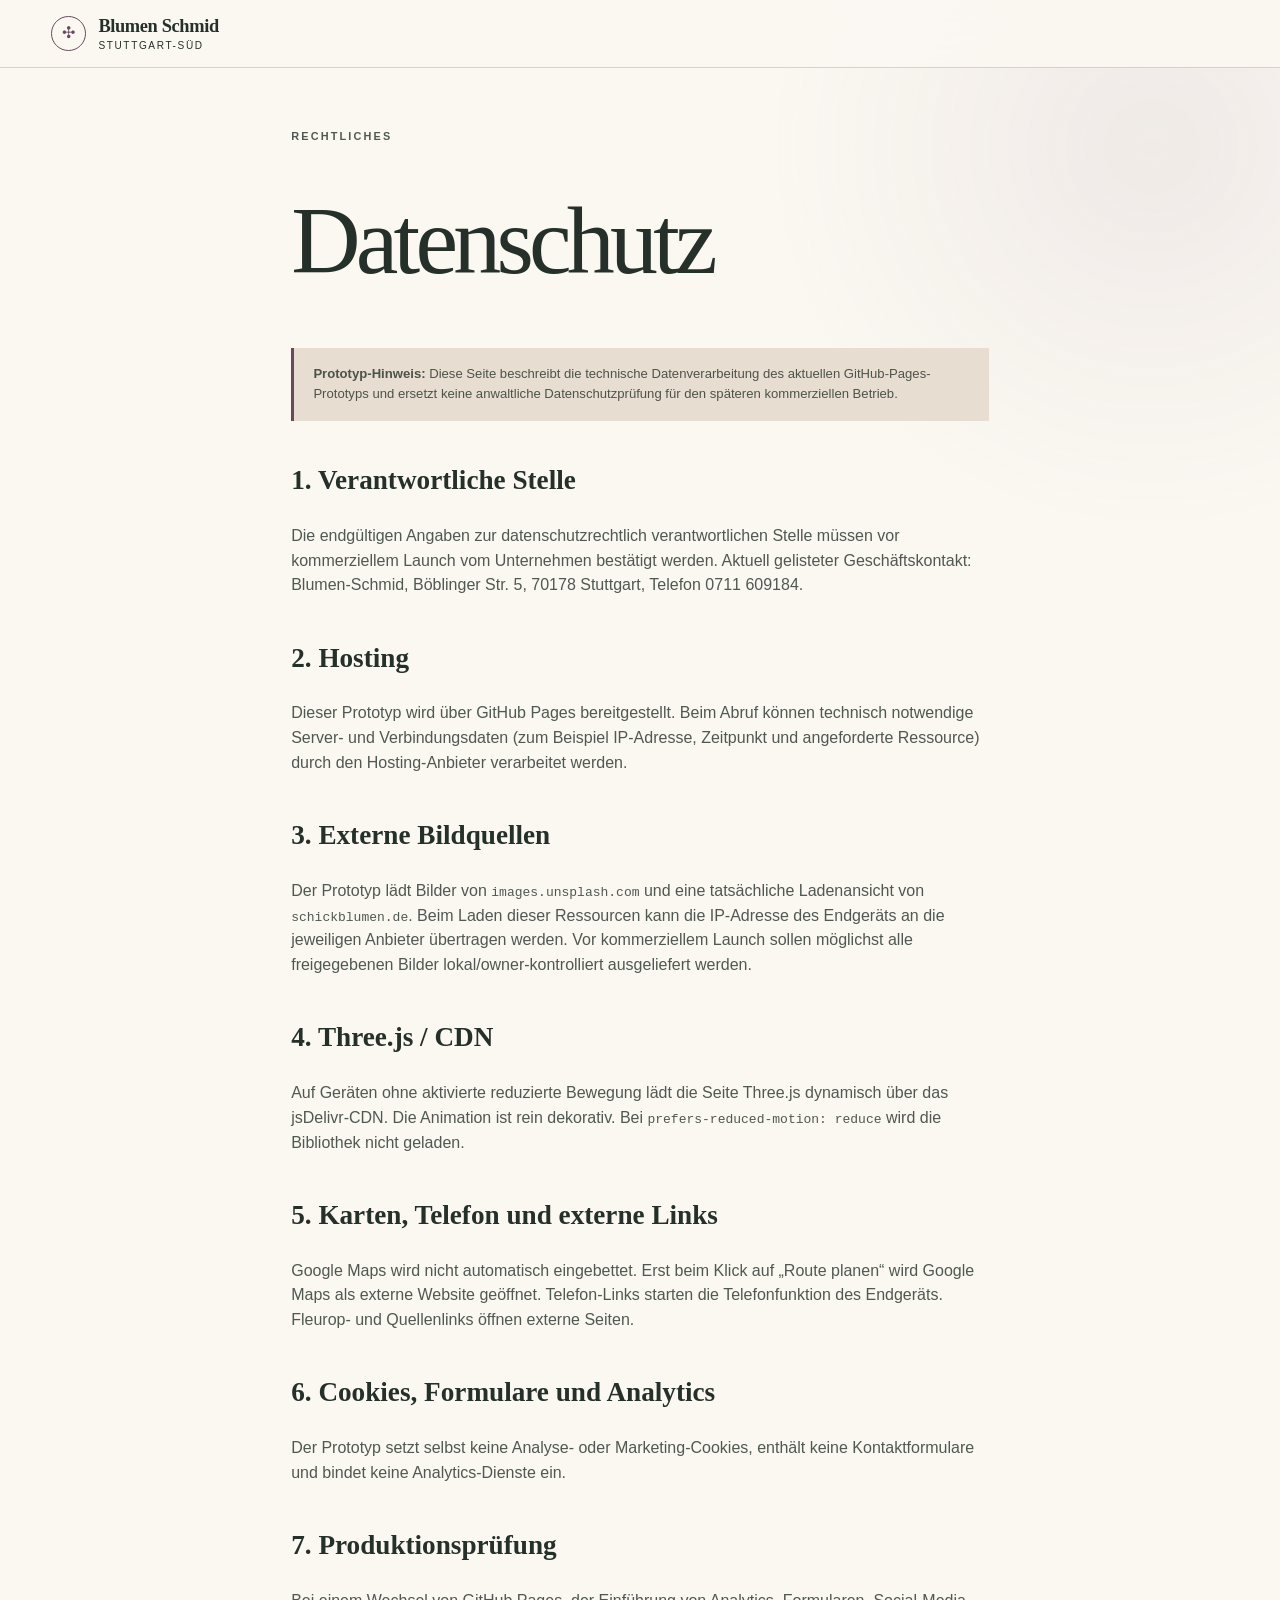
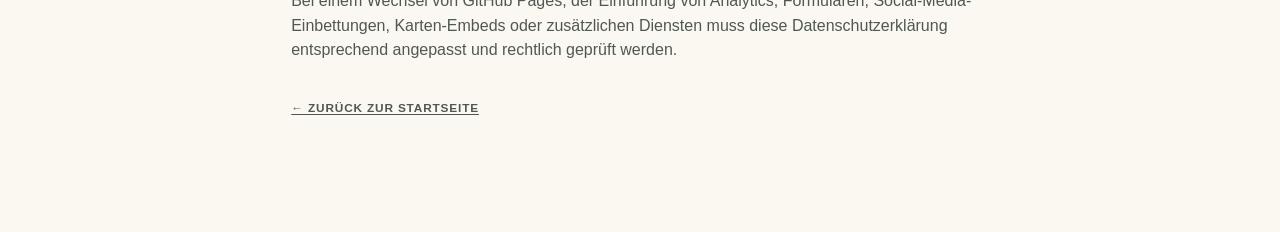
<file: datenschutz.html>
<!doctype html>
<html lang="de"><head>
<meta charset="utf-8"><meta name="viewport" content="width=device-width,initial-scale=1">
<title>Datenschutz | Blumen Schmid Stuttgart</title><meta name="robots" content="noindex,follow">
<link rel="icon" href="assets/favicon.svg" type="image/svg+xml"><link rel="stylesheet" href="styles.css">
<style>.legal-page{max-width:800px;margin:0 auto;padding:8rem var(--pad) 6rem}.legal-page h1{font-family:var(--serif);font-size:clamp(3rem,8vw,6rem);font-weight:500;letter-spacing:-.05em;margin:0 0 2rem}.legal-page h2{font-family:var(--serif);font-size:1.7rem;margin-top:2.4rem}.legal-page .notice{padding:1rem 1.2rem;background:var(--stone);border-left:3px solid var(--plum);font-size:.82rem}.legal-page p,.legal-page li{color:rgba(36,48,41,.8)}</style>
</head><body>
<header class="site-header is-scrolled"><a class="brand" href="./" aria-label="Zur Startseite"><span class="brand-mark" aria-hidden="true">✣</span><span class="brand-copy"><strong>Blumen Schmid</strong><small>Stuttgart-Süd</small></span></a></header>
<main class="legal-page">
<p class="section-kicker">Rechtliches</p><h1>Datenschutz</h1>
<p class="notice"><strong>Prototyp-Hinweis:</strong> Diese Seite beschreibt die technische Datenverarbeitung des aktuellen GitHub-Pages-Prototyps und ersetzt keine anwaltliche Datenschutzprüfung für den späteren kommerziellen Betrieb.</p>
<h2>1. Verantwortliche Stelle</h2><p>Die endgültigen Angaben zur datenschutzrechtlich verantwortlichen Stelle müssen vor kommerziellem Launch vom Unternehmen bestätigt werden. Aktuell gelisteter Geschäftskontakt: Blumen-Schmid, Böblinger Str. 5, 70178 Stuttgart, Telefon 0711 609184.</p>
<h2>2. Hosting</h2><p>Dieser Prototyp wird über GitHub Pages bereitgestellt. Beim Abruf können technisch notwendige Server- und Verbindungsdaten (zum Beispiel IP-Adresse, Zeitpunkt und angeforderte Ressource) durch den Hosting-Anbieter verarbeitet werden.</p>
<h2>3. Externe Bildquellen</h2><p>Der Prototyp lädt Bilder von <code>images.unsplash.com</code> und eine tatsächliche Ladenansicht von <code>schickblumen.de</code>. Beim Laden dieser Ressourcen kann die IP-Adresse des Endgeräts an die jeweiligen Anbieter übertragen werden. Vor kommerziellem Launch sollen möglichst alle freigegebenen Bilder lokal/owner-kontrolliert ausgeliefert werden.</p>
<h2>4. Three.js / CDN</h2><p>Auf Geräten ohne aktivierte reduzierte Bewegung lädt die Seite Three.js dynamisch über das jsDelivr-CDN. Die Animation ist rein dekorativ. Bei <code>prefers-reduced-motion: reduce</code> wird die Bibliothek nicht geladen.</p>
<h2>5. Karten, Telefon und externe Links</h2><p>Google Maps wird nicht automatisch eingebettet. Erst beim Klick auf „Route planen“ wird Google Maps als externe Website geöffnet. Telefon-Links starten die Telefonfunktion des Endgeräts. Fleurop- und Quellenlinks öffnen externe Seiten.</p>
<h2>6. Cookies, Formulare und Analytics</h2><p>Der Prototyp setzt selbst keine Analyse- oder Marketing-Cookies, enthält keine Kontaktformulare und bindet keine Analytics-Dienste ein.</p>
<h2>7. Produktionsprüfung</h2><p>Bei einem Wechsel von GitHub Pages, der Einführung von Analytics, Formularen, Social-Media-Einbettungen, Karten-Embeds oder zusätzlichen Diensten muss diese Datenschutzerklärung entsprechend angepasst und rechtlich geprüft werden.</p>
<p><a class="text-link" href="./">← Zurück zur Startseite</a></p>
</main></body></html>
</file>
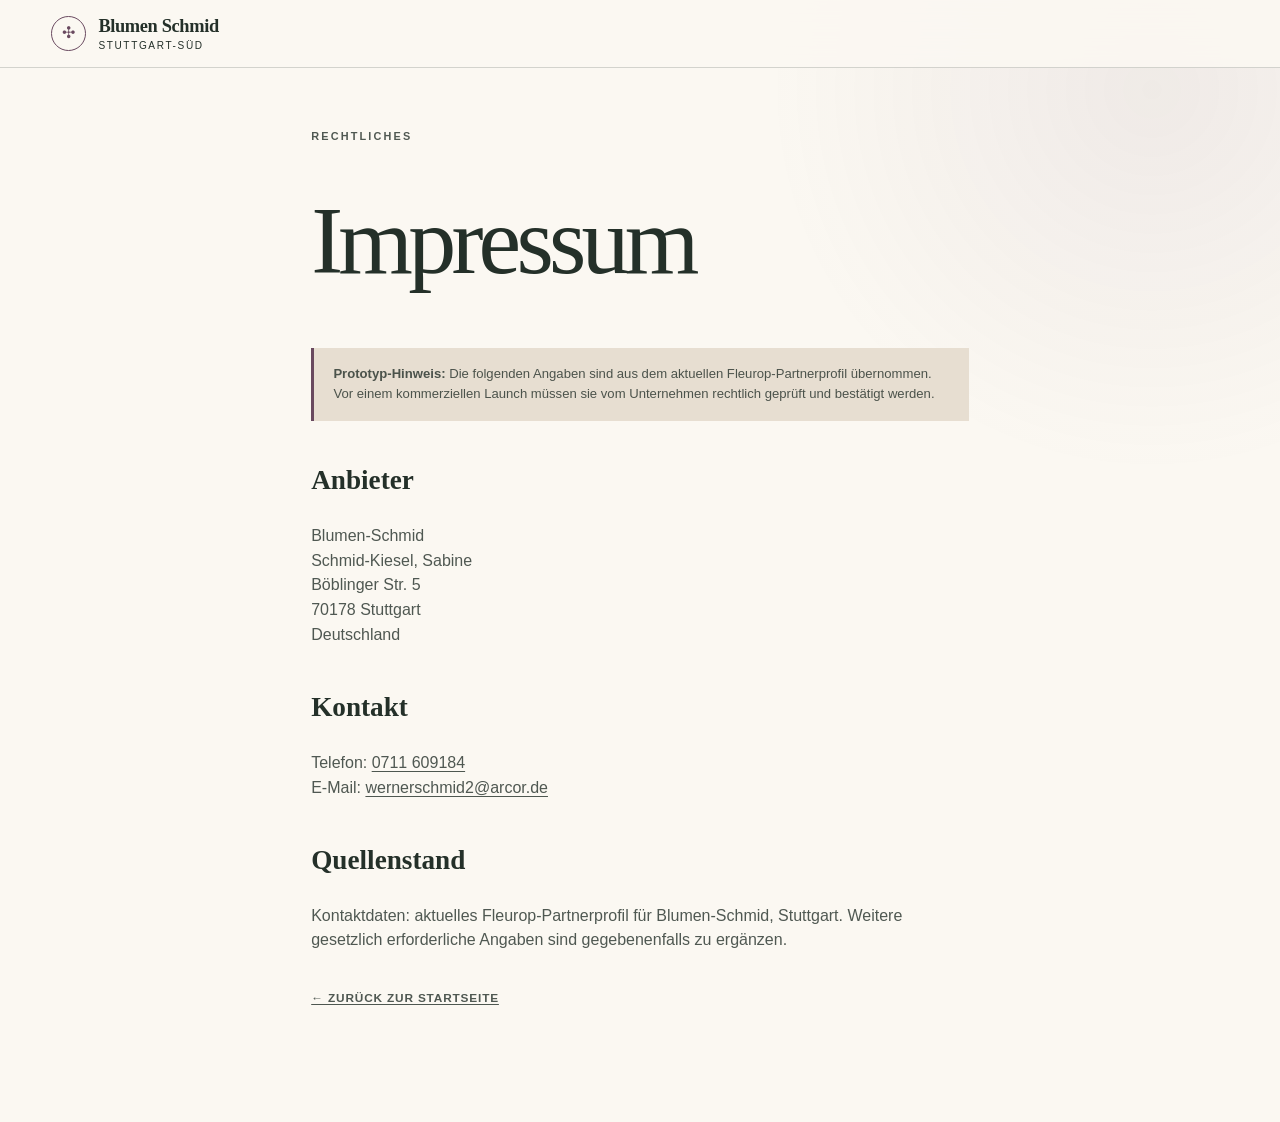
<file: impressum.html>
<!doctype html>
<html lang="de"><head>
<meta charset="utf-8"><meta name="viewport" content="width=device-width,initial-scale=1">
<title>Impressum | Blumen Schmid Stuttgart</title><meta name="robots" content="noindex,follow">
<link rel="icon" href="assets/favicon.svg" type="image/svg+xml"><link rel="stylesheet" href="styles.css">
<style>.legal-page{max-width:760px;margin:0 auto;padding:8rem var(--pad) 6rem}.legal-page h1{font-family:var(--serif);font-size:clamp(3rem,8vw,6rem);font-weight:500;letter-spacing:-.05em;margin:0 0 2rem}.legal-page h2{font-family:var(--serif);font-size:1.7rem;margin-top:2.4rem}.legal-page .notice{padding:1rem 1.2rem;background:var(--stone);border-left:3px solid var(--plum);font-size:.82rem}.legal-page p,.legal-page address{font-style:normal;color:rgba(36,48,41,.8)}</style>
</head><body>
<header class="site-header is-scrolled"><a class="brand" href="./" aria-label="Zur Startseite"><span class="brand-mark" aria-hidden="true">✣</span><span class="brand-copy"><strong>Blumen Schmid</strong><small>Stuttgart-Süd</small></span></a></header>
<main class="legal-page">
<p class="section-kicker">Rechtliches</p><h1>Impressum</h1>
<p class="notice"><strong>Prototyp-Hinweis:</strong> Die folgenden Angaben sind aus dem aktuellen Fleurop-Partnerprofil übernommen. Vor einem kommerziellen Launch müssen sie vom Unternehmen rechtlich geprüft und bestätigt werden.</p>
<h2>Anbieter</h2><address>Blumen-Schmid<br>Schmid-Kiesel, Sabine<br>Böblinger Str. 5<br>70178 Stuttgart<br>Deutschland</address>
<h2>Kontakt</h2><p>Telefon: <a href="tel:+49711609184">0711 609184</a><br>E-Mail: <a href="mailto:wernerschmid2@arcor.de">wernerschmid2@arcor.de</a></p>
<h2>Quellenstand</h2><p>Kontaktdaten: aktuelles Fleurop-Partnerprofil für Blumen-Schmid, Stuttgart. Weitere gesetzlich erforderliche Angaben sind gegebenenfalls zu ergänzen.</p>
<p><a class="text-link" href="./">← Zurück zur Startseite</a></p>
</main></body></html>
</file>
<file: styles.css>
:root{--ink:#243029;--ink-deep:#17201b;--plum:#69495f;--plum-soft:#8b6c83;--stone:#e7ded1;--paper:#fbf8f2;--leaf:#66745f;--charcoal:#292927;--cream:#f3ede3;--line:rgba(36,48,41,.18);--white:#fffdf9;--shadow:0 24px 80px rgba(29,30,25,.14);--serif:"Iowan Old Style","Palatino Linotype","Book Antiqua",Palatino,Georgia,serif;--sans:Inter,ui-sans-serif,-apple-system,BlinkMacSystemFont,"Segoe UI",sans-serif;--max:1240px;--pad:clamp(1.25rem,4vw,4.5rem)}
*,*::before,*::after{box-sizing:border-box}html{scroll-behavior:smooth;background:var(--paper)}body{margin:0;color:var(--ink);background:radial-gradient(circle at 90% 8%,rgba(105,73,95,.08),transparent 24rem),var(--paper);font-family:var(--sans);line-height:1.55;text-rendering:optimizeLegibility;-webkit-font-smoothing:antialiased}body.menu-open{overflow:hidden}img{display:block;max-width:100%;background:var(--stone)}a{color:inherit;text-decoration-thickness:1px;text-underline-offset:.2em}button,a{-webkit-tap-highlight-color:transparent}button:focus-visible,a:focus-visible{outline:3px solid #a97c9f;outline-offset:4px}em{color:var(--plum);font-style:italic;font-weight:400}.sr-only{position:absolute;width:1px;height:1px;padding:0;margin:-1px;overflow:hidden;clip:rect(0,0,0,0);white-space:nowrap;border:0}.skip-link{position:fixed;z-index:200;top:.75rem;left:.75rem;padding:.75rem 1rem;background:var(--white);color:var(--ink);transform:translateY(-150%);transition:transform 160ms ease}.skip-link:focus{transform:translateY(0)}
.site-header{position:fixed;z-index:100;top:0;left:0;width:100%;display:flex;align-items:center;justify-content:space-between;gap:2rem;padding:1rem var(--pad);border-bottom:1px solid transparent;transition:background 180ms ease,border-color 180ms ease,backdrop-filter 180ms ease}.site-header.is-scrolled{background:rgba(251,248,242,.9);border-color:var(--line);backdrop-filter:blur(18px)}.brand{display:inline-flex;align-items:center;gap:.75rem;text-decoration:none}.brand-mark{display:grid;place-items:center;width:2.2rem;aspect-ratio:1;border:1px solid currentColor;border-radius:50%;font-size:1rem;color:var(--plum)}.brand-copy{display:grid;line-height:1.1}.brand-copy strong{font-family:var(--serif);font-size:1.15rem;font-weight:600;letter-spacing:-.02em}.brand-copy small{margin-top:.2rem;font-size:.63rem;letter-spacing:.16em;text-transform:uppercase}.site-nav{display:flex;align-items:center;gap:clamp(1rem,2vw,2rem);font-size:.78rem;font-weight:650;letter-spacing:.08em;text-transform:uppercase}.site-nav a{text-decoration:none}.site-nav a:not(.nav-cta){position:relative}.site-nav a:not(.nav-cta)::after{content:"";position:absolute;right:0;bottom:-.4rem;left:0;height:1px;background:currentColor;transform:scaleX(0);transform-origin:right;transition:transform 180ms ease}.site-nav a:hover::after,.site-nav a:focus-visible::after{transform:scaleX(1);transform-origin:left}.nav-cta{padding:.75rem 1rem;border-radius:999px;background:var(--ink);color:var(--paper)}.menu-toggle{display:none}
.hero{position:relative;min-height:100svh;max-width:1600px;margin:0 auto;padding:clamp(7.5rem,12vw,9rem) var(--pad) 5rem;display:grid;grid-template-columns:minmax(0,.92fr) minmax(0,1.08fr);align-items:center;gap:clamp(2rem,5vw,6rem);overflow:clip}.hero::before{content:"";position:absolute;left:clamp(1.2rem,4vw,4.5rem);top:9.5rem;width:7.5rem;height:1px;background:var(--plum);opacity:.6}.eyebrow,.section-kicker{margin:0 0 1.4rem;font-size:.68rem;font-weight:750;letter-spacing:.2em;text-transform:uppercase}.hero h1,.visit h2,.final-cta h2,.craft h2{margin:0;font-family:var(--serif);font-weight:500;letter-spacing:-.055em;line-height:.91}.hero h1{max-width:9ch;font-size:clamp(4rem,8vw,8.3rem)}.hero-lede{max-width:36rem;margin:2rem 0 0;color:rgba(36,48,41,.78);font-size:clamp(1rem,1.35vw,1.18rem)}.hero-actions,.visit-actions{display:flex;flex-wrap:wrap;gap:.8rem;margin-top:2rem}.button{min-height:3.1rem;padding:.88rem 1.2rem;border:1px solid transparent;border-radius:999px;display:inline-flex;align-items:center;justify-content:center;gap:.55rem;font-size:.78rem;font-weight:750;letter-spacing:.06em;text-decoration:none;text-transform:uppercase;transition:transform 160ms ease,background 160ms ease,color 160ms ease,border-color 160ms ease}.button:hover{transform:translateY(-2px)}.button-primary{background:var(--ink);color:var(--paper)}.button-primary:hover{background:var(--plum)}.button-ghost{border-color:var(--line);background:rgba(255,255,255,.28)}.button-ghost:hover{border-color:var(--plum);color:var(--plum)}.quick-facts{max-width:36rem;margin:2.5rem 0 0;padding-top:1.1rem;border-top:1px solid var(--line);display:grid;grid-template-columns:repeat(3,1fr);gap:1rem}.quick-facts div{min-width:0}.quick-facts dt{font-size:.62rem;letter-spacing:.13em;text-transform:uppercase;opacity:.6}.quick-facts dd{margin:.25rem 0 0;font-family:var(--serif);font-size:.95rem}.hero-visual{position:relative;min-height:min(76svh,760px)}.hero-photo{position:absolute;inset:0 0 0 12%;margin:0;overflow:hidden;background:var(--stone);border-radius:46% 46% 2rem 2rem/26% 26% 2rem 2rem;box-shadow:var(--shadow)}.hero-photo::after{content:"";position:absolute;inset:0;background:linear-gradient(180deg,transparent 55%,rgba(31,32,26,.2));pointer-events:none}.hero-photo img{width:100%;height:100%;object-fit:cover}.photo-frame figcaption,.craft-photo figcaption,.gallery-item figcaption{font-size:.6rem;line-height:1.35}.hero-photo figcaption{position:absolute;z-index:2;right:1rem;bottom:1rem;left:1rem;color:white;opacity:.85}.shop-inset{position:absolute;z-index:3;left:-1.6rem;bottom:-1rem;width:clamp(10rem,21vw,15rem);margin:0;padding:.55rem;background:var(--paper);border:1px solid rgba(36,48,41,.12);box-shadow:0 18px 45px rgba(27,29,24,.2);transform:rotate(-2.5deg)}.shop-inset img{width:100%;aspect-ratio:3/4;object-fit:cover}.shop-inset figcaption{display:grid;gap:.1rem;padding:.65rem .3rem .25rem;font-size:.61rem;line-height:1.35}.shop-inset figcaption strong{font-family:var(--serif);font-size:.95rem;font-weight:600}.shop-inset figcaption span{opacity:.65}.hero-scroll{position:absolute;right:var(--pad);bottom:2rem;writing-mode:vertical-rl;font-size:.62rem;letter-spacing:.14em;text-transform:uppercase;opacity:.6}
.section{padding:clamp(5rem,10vw,9rem) var(--pad)}.section>*{width:min(100%,var(--max));margin-inline:auto}.section-kicker{color:var(--plum)}.intro{border-top:1px solid var(--line)}.intro-grid,.proof-grid{display:grid;grid-template-columns:minmax(0,1.3fr) minmax(16rem,.7fr);gap:clamp(2.5rem,7vw,8rem);align-items:end}.display-heading,.section-title{margin:0;font-family:var(--serif);font-weight:500;letter-spacing:-.045em;line-height:1}.display-heading{font-size:clamp(3rem,6.2vw,6.7rem)}.section-title{font-size:clamp(2.8rem,5vw,5.2rem)}.intro-copy{padding-bottom:.5rem}.intro-copy p{margin:0;font-size:clamp(1rem,1.45vw,1.22rem)}.micro-note{margin-top:1rem!important;color:rgba(36,48,41,.55);font-size:.74rem!important}.services{background:var(--stone)}.section-heading-row{display:grid;grid-template-columns:1fr minmax(16rem,28rem);gap:3rem;align-items:end;margin-bottom:3.5rem}.section-aside{margin:0 0 .4rem;color:rgba(36,48,41,.68);font-size:.9rem}.service-grid{display:grid;grid-template-columns:repeat(4,1fr);border-top:1px solid rgba(36,48,41,.22);border-left:1px solid rgba(36,48,41,.22)}.service-card{position:relative;min-height:21rem;padding:1.4rem;display:flex;flex-direction:column;border-right:1px solid rgba(36,48,41,.22);border-bottom:1px solid rgba(36,48,41,.22);transition:background 180ms ease,transform 180ms ease}.service-card:hover{background:rgba(251,248,242,.56);transform:translateY(-4px)}.service-card-accent{background:var(--plum);color:var(--white)}.service-card-accent:hover{background:#5e4156}.service-index{font-size:.64rem;letter-spacing:.16em;opacity:.6}.service-card h3{margin:auto 0 0;font-family:var(--serif);font-size:clamp(1.7rem,2.3vw,2.6rem);font-weight:500;letter-spacing:-.035em}.service-card p{margin:1rem 0 0;font-size:.86rem;opacity:.76}.text-link{display:inline-block;margin-top:1.25rem;font-size:.74rem;font-weight:750;letter-spacing:.07em;text-transform:uppercase}
.craft{position:relative;overflow:clip;background:var(--ink-deep);color:var(--cream)}.craft::before{content:"";position:absolute;width:36rem;height:36rem;right:-10rem;top:-10rem;border:1px solid rgba(231,222,209,.1);border-radius:50%}.craft-canvas{position:absolute;inset:0;width:100%;height:100%;opacity:.68;pointer-events:none}.craft-inner{position:relative;z-index:2;display:grid;grid-template-columns:minmax(0,.93fr) minmax(0,1.07fr);gap:clamp(3rem,7vw,8rem);align-items:center}.craft-photo{margin:0;position:relative}.craft-photo::before{content:"";position:absolute;z-index:-1;inset:-1.1rem 1.2rem 1.1rem -1.2rem;border:1px solid rgba(231,222,209,.22)}.craft-photo img{width:100%;max-height:720px;object-fit:cover;filter:saturate(.82) contrast(1.03)}.craft-photo figcaption{margin-top:.65rem;color:rgba(243,237,227,.62)}.craft-copy h2{font-size:clamp(3.3rem,6.2vw,6.4rem)}.craft-copy h2 em{color:#d8b8d1}.section-kicker-light{color:#d8b8d1}.craft-copy>p:not(.section-kicker){max-width:38rem;margin:2rem 0;color:rgba(243,237,227,.74);font-size:1rem}.craft-points{margin:2rem 0;border-top:1px solid rgba(243,237,227,.15)}.craft-points>div{display:grid;grid-template-columns:2.4rem 1fr;gap:1rem;padding:1rem 0;border-bottom:1px solid rgba(243,237,227,.15)}.craft-points span{color:#d8b8d1;font-size:.63rem}.craft-points strong{font-size:.88rem;font-weight:600}.button-light{background:var(--cream);color:var(--ink-deep)}.button-outline-light{border-color:rgba(255,255,255,.3);color:white}.button-outline-light:hover{border-color:white}.proof{background:var(--paper)}.proof-grid{align-items:start}.proof-list{border-top:1px solid var(--line)}.proof-item{display:grid;grid-template-columns:1.5rem 1fr;gap:1rem;padding:1.3rem 0;border-bottom:1px solid var(--line)}.proof-item>span{color:var(--plum)}.proof-item h3{margin:0;font-family:var(--serif);font-size:1.35rem;font-weight:600}.proof-item p{margin:.45rem 0 0;color:rgba(36,48,41,.68);font-size:.86rem}
.gallery{padding-top:4rem}.gallery-grid{display:grid;grid-template-columns:1.2fr .8fr;grid-template-rows:auto auto;gap:1rem}.gallery-item{margin:0;overflow:hidden}.gallery-item img{width:100%;height:100%;object-fit:cover;transition:transform 700ms cubic-bezier(.2,.8,.2,1),filter 300ms ease}.gallery-item:hover img{transform:scale(1.025);filter:saturate(1.06)}.gallery-item figcaption{padding:.55rem .1rem 0;color:rgba(36,48,41,.58)}.gallery-item-wide{grid-row:span 2}.gallery-item-wide img{aspect-ratio:5/6}.gallery-item-tall img{aspect-ratio:4/5}.gallery-item:not(.gallery-item-wide):not(.gallery-item-tall) img{aspect-ratio:4/3}.visit{background:linear-gradient(rgba(231,222,209,.84),rgba(231,222,209,.84)),repeating-linear-gradient(90deg,transparent 0 4.9rem,rgba(36,48,41,.08) 5rem),repeating-linear-gradient(0deg,transparent 0 4.9rem,rgba(36,48,41,.08) 5rem)}.visit-shell{display:grid;grid-template-columns:minmax(0,1.05fr) minmax(20rem,.95fr);gap:clamp(3rem,8vw,8rem);align-items:center}.visit h2{font-size:clamp(3.8rem,7vw,7rem)}.visit address{margin-top:2rem;font-family:var(--serif);font-size:clamp(1.2rem,1.8vw,1.6rem);font-style:normal;line-height:1.45}.nearby-note{max-width:30rem;margin:1.5rem 0 0;color:rgba(36,48,41,.64);font-size:.78rem}.hours-card{padding:clamp(1.4rem,3vw,2.4rem);background:rgba(251,248,242,.82);border:1px solid rgba(36,48,41,.15);box-shadow:var(--shadow);backdrop-filter:blur(12px)}.hours-head{display:flex;align-items:end;justify-content:space-between;gap:1rem;padding-bottom:1.1rem;border-bottom:1px solid var(--line)}.hours-head span{font-family:var(--serif);font-size:1.6rem;font-weight:600}.hours-head small{font-size:.62rem;letter-spacing:.08em;text-transform:uppercase;opacity:.55}.hours-list{margin:0}.hours-list>div{display:flex;justify-content:space-between;gap:1.5rem;padding:.82rem 0;border-bottom:1px solid var(--line);font-size:.86rem}.hours-list>div.is-today{color:var(--plum);font-weight:750}.hours-list>div.is-today dt::after{content:" · heute";font-size:.6rem;letter-spacing:.06em;text-transform:uppercase}.hours-list dd{margin:0;text-align:right}.hours-note{margin:1rem 0 0;color:rgba(36,48,41,.62);font-size:.7rem;line-height:1.45}
.final-cta{position:relative;min-height:34rem;padding:clamp(5rem,10vw,9rem) var(--pad);display:grid;align-items:center;overflow:hidden;background:var(--plum);color:var(--white)}.final-cta::before,.final-cta::after{content:"";position:absolute;border:1px solid rgba(255,255,255,.13);border-radius:50%}.final-cta::before{width:36rem;height:36rem;right:-8rem;top:-17rem}.final-cta::after{width:22rem;height:22rem;right:10rem;bottom:-14rem}.final-cta-copy{position:relative;z-index:2;width:min(100%,var(--max));margin:0 auto}.eyebrow-light{color:rgba(255,255,255,.75)}.final-cta h2{font-size:clamp(4rem,9vw,9rem)}.final-cta h2 em{color:#f0dce9}.final-cta p:not(.eyebrow){max-width:32rem;color:rgba(255,255,255,.75)}.final-cta-mark{position:absolute;right:clamp(2rem,10vw,10rem);top:50%;font-family:var(--serif);font-size:clamp(11rem,26vw,25rem);line-height:1;color:rgba(255,255,255,.06);transform:translateY(-50%)}.site-footer{padding:2.6rem var(--pad) 5.8rem;display:grid;grid-template-columns:1.1fr 1fr 1fr;gap:2rem;align-items:start;background:var(--charcoal);color:var(--cream);font-size:.75rem}.footer-brand{display:grid;gap:.25rem}.footer-brand strong{font-family:var(--serif);font-size:1.35rem}.footer-brand span,.footer-note{color:rgba(243,237,227,.58)}.site-footer nav{display:flex;flex-wrap:wrap;gap:.9rem 1.3rem}.site-footer a{text-decoration:none}.footer-note{margin:0;text-align:right}.mobile-actions{display:none}.reveal{opacity:1;transform:none}.enhanced .reveal{opacity:0;transform:translateY(18px);transition:opacity 650ms ease,transform 650ms cubic-bezier(.2,.75,.25,1);transition-delay:calc(var(--delay,0)*80ms)}.reveal[data-delay="1"]{--delay:1}.reveal[data-delay="2"]{--delay:2}.reveal[data-delay="3"]{--delay:3}.enhanced .reveal.is-visible{opacity:1;transform:none}
@media(max-width:1040px){.hero{grid-template-columns:1fr 1fr;gap:2.5rem}.hero h1{font-size:clamp(3.6rem,8vw,6rem)}.service-grid{grid-template-columns:repeat(2,1fr)}.service-card{min-height:18rem}}
@media(max-width:820px){:root{--pad:1.2rem}html:not(.enhanced) .site-header{position:relative;flex-wrap:wrap}html:not(.enhanced) .site-nav{width:100%;display:flex;flex-wrap:wrap;gap:.7rem 1rem;font-size:.68rem}html:not(.enhanced) .site-nav a{font-family:var(--sans);font-size:.68rem;font-weight:700;letter-spacing:.06em;text-transform:uppercase}body{padding-bottom:4rem}.site-header{padding:.8rem var(--pad)}.brand-copy strong{font-size:1.05rem}.enhanced .menu-toggle{position:relative;z-index:102;width:2.8rem;height:2.8rem;border:0;border-radius:50%;display:grid;place-content:center;gap:.35rem;background:var(--ink);color:white}.enhanced .menu-toggle span:not(.sr-only){width:1rem;height:1px;background:currentColor;transition:transform 180ms ease}.enhanced .menu-toggle[aria-expanded="true"] span:first-child{transform:translateY(3px) rotate(45deg)}.enhanced .menu-toggle[aria-expanded="true"] span:nth-child(2){transform:translateY(-3px) rotate(-45deg)}.enhanced .site-nav{position:fixed;z-index:101;inset:0;padding:7rem 1.5rem 5rem;display:grid;align-content:center;justify-items:start;gap:1.2rem;background:var(--paper);visibility:hidden;opacity:0;transform:translateY(-1rem);transition:opacity 180ms ease,transform 180ms ease,visibility 180ms}.enhanced .site-nav.is-open{visibility:visible;opacity:1;transform:none}.enhanced .site-nav a{font-family:var(--serif);font-size:clamp(2.1rem,10vw,3.8rem);font-weight:500;letter-spacing:-.035em;text-transform:none}.enhanced .site-nav .nav-cta{margin-top:1rem;padding:.8rem 1.1rem;font-family:var(--sans);font-size:.76rem;letter-spacing:.08em;text-transform:uppercase}.hero{min-height:auto;padding-top:7rem;padding-bottom:5rem;grid-template-columns:1fr;gap:3rem}.hero::before,.hero-scroll{display:none}.hero h1{font-size:clamp(4rem,17vw,6rem)}.hero-lede{font-size:1rem}.hero-actions .button{flex:1 1 12rem}.quick-facts{grid-template-columns:1fr 1fr}.hero-visual{min-height:74svh}.hero-photo{inset:0 0 2rem 5%}.shop-inset{left:0;bottom:-.5rem;width:10.5rem}.intro-grid,.proof-grid,.section-heading-row,.craft-inner,.visit-shell{grid-template-columns:1fr}.intro-grid,.proof-grid{gap:2.2rem}.section-heading-row{gap:1.25rem;margin-bottom:2.4rem}.section-aside{max-width:34rem}.service-card{min-height:15rem}.craft-inner{gap:4rem}.craft-photo{width:calc(100% - 1.1rem);margin-left:1.1rem}.gallery-grid{grid-template-columns:1fr 1fr}.gallery-item-wide{grid-column:1/-1;grid-row:auto}.gallery-item-wide img{aspect-ratio:16/11}.visit-shell{gap:2.5rem}.site-footer{grid-template-columns:1fr;padding-bottom:6.8rem}.footer-note{text-align:left}.mobile-actions{position:fixed;z-index:99;right:.75rem;bottom:.65rem;left:.75rem;height:3.45rem;padding:.35rem;display:grid;grid-template-columns:1fr 1fr;gap:.35rem;border:1px solid rgba(255,255,255,.12);border-radius:999px;background:rgba(23,32,27,.94);box-shadow:0 12px 32px rgba(0,0,0,.22);backdrop-filter:blur(14px)}.mobile-actions a{display:grid;place-items:center;border-radius:999px;color:white;font-size:.74rem;font-weight:750;letter-spacing:.09em;text-decoration:none;text-transform:uppercase}.mobile-actions a:first-child{background:var(--plum)}}
@media(max-width:560px){.section{padding-top:4.6rem;padding-bottom:4.6rem}.quick-facts{grid-template-columns:1fr}.service-grid{grid-template-columns:1fr}.service-card{min-height:13rem}.display-heading{font-size:clamp(2.9rem,14vw,4.4rem)}.section-title{font-size:clamp(2.8rem,13vw,4.2rem)}.craft-copy h2,.visit h2{font-size:clamp(3.4rem,15vw,5rem)}.gallery-grid{grid-template-columns:1fr}.gallery-item-wide,.gallery-item-tall,.gallery-item:not(.gallery-item-wide):not(.gallery-item-tall){grid-column:auto}.gallery-item-wide img,.gallery-item-tall img,.gallery-item:not(.gallery-item-wide):not(.gallery-item-tall) img{aspect-ratio:4/5}.hours-head{align-items:start;flex-direction:column;gap:.15rem}}
@media(prefers-reduced-motion:reduce){html{scroll-behavior:auto}*,*::before,*::after{scroll-behavior:auto!important;animation-duration:.01ms!important;animation-iteration-count:1!important;transition-duration:.01ms!important}.enhanced .reveal{opacity:1;transform:none}.craft-canvas{display:none}}
</file>
